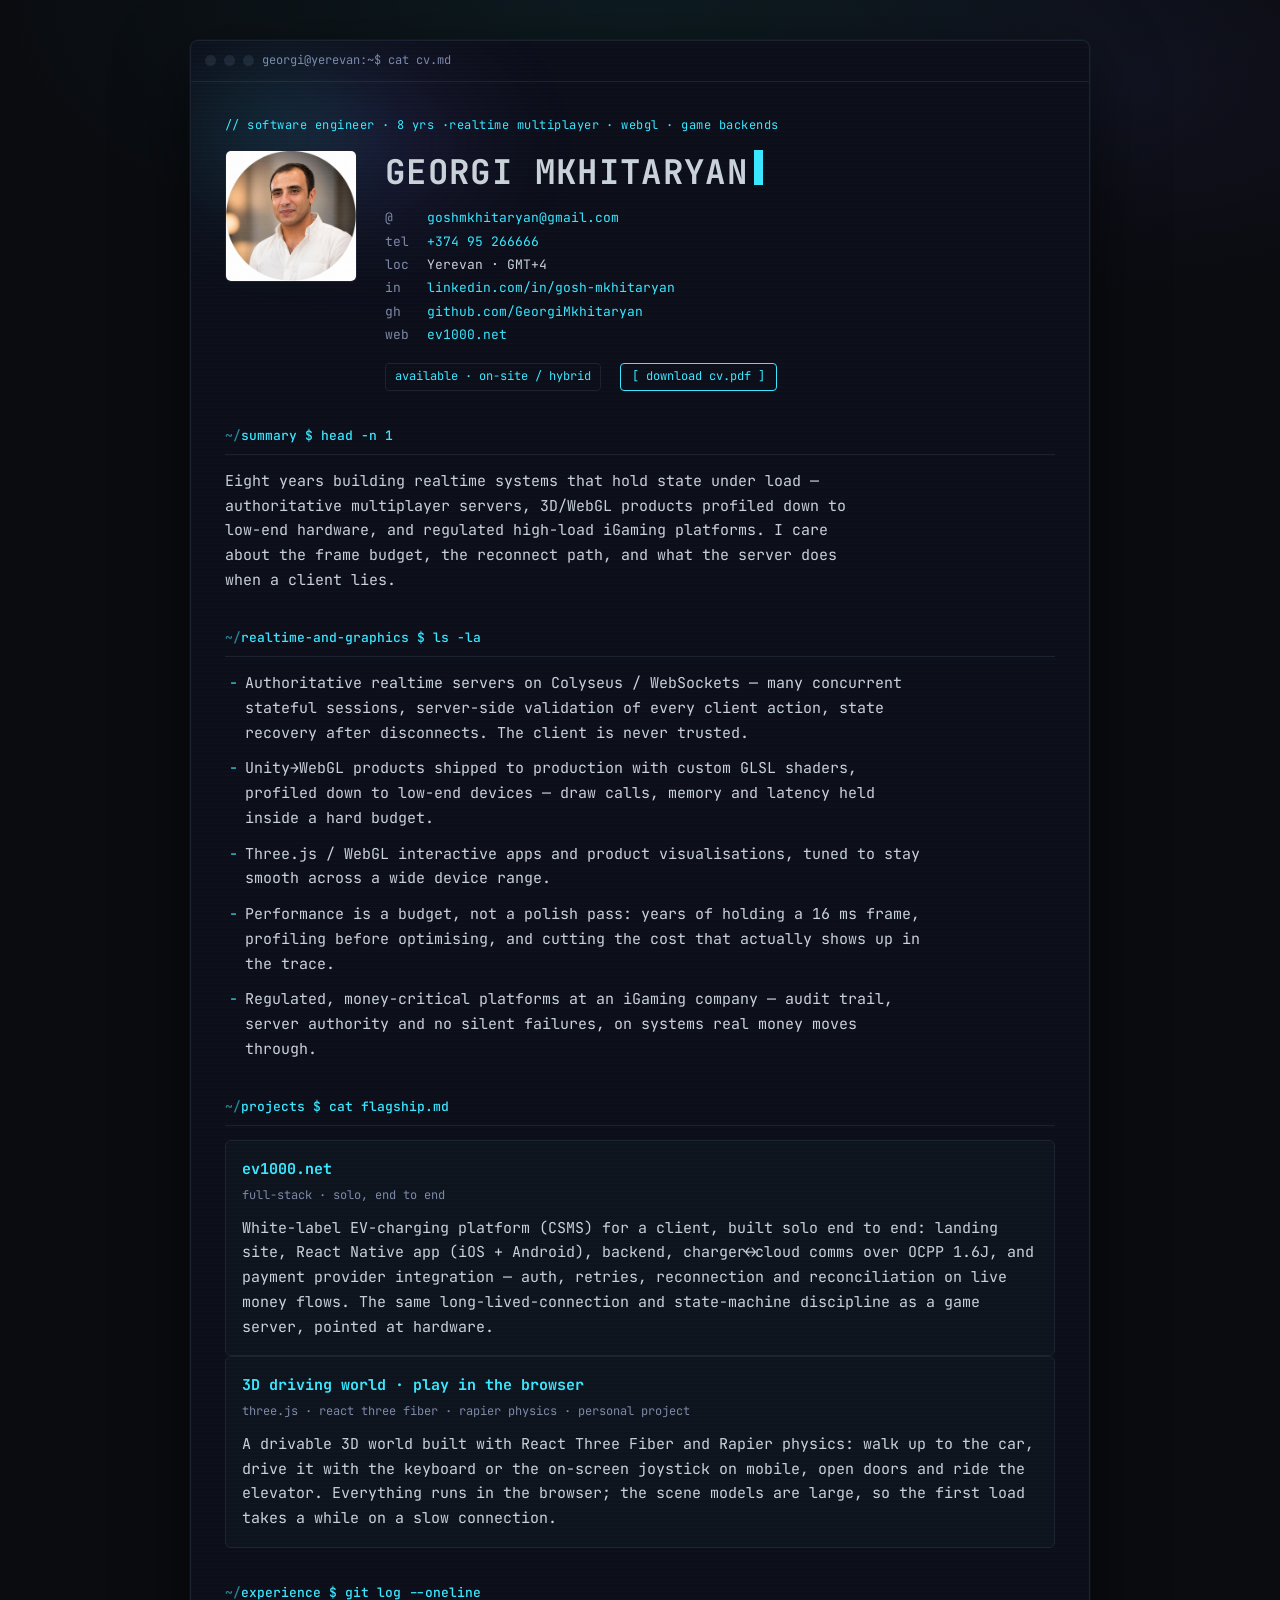
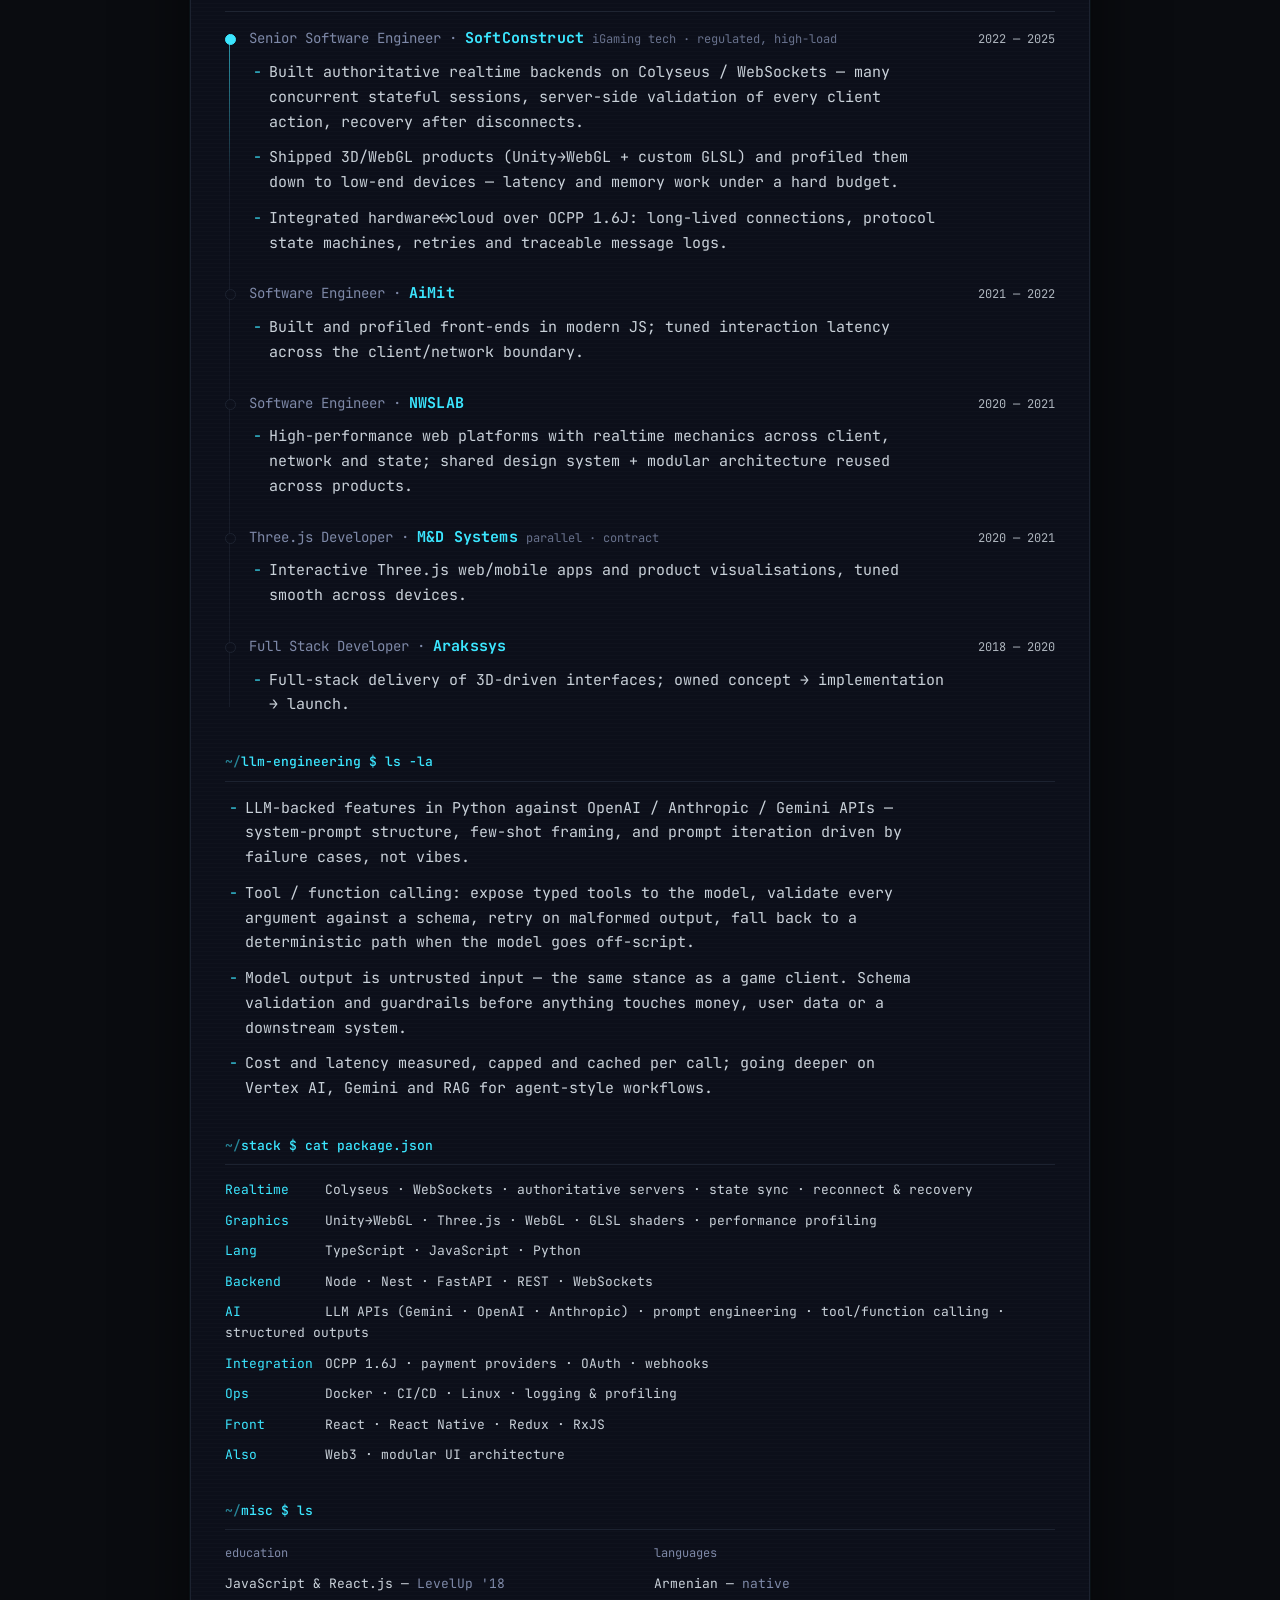
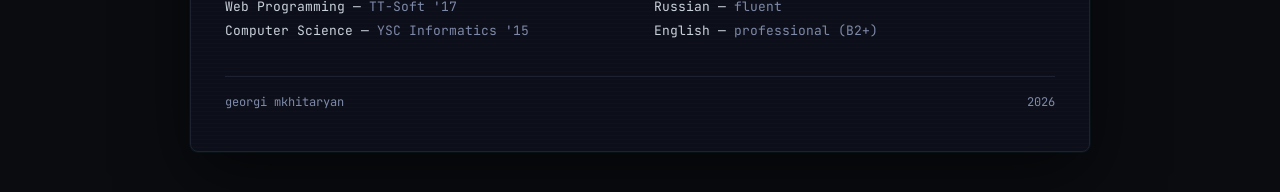
<file: index.html>
<!doctype html>
<html lang="en">
<head>
<meta charset="utf-8">
<meta name="viewport" content="width=device-width, initial-scale=1">
<title>Georgi Mkhitaryan — Realtime &amp; Game Engineer</title>
<meta name="description" content="Software engineer, 8 yrs —authoritative multiplayer servers, Unity→WebGL, GLSL, high-load iGaming platforms. Yerevan.">
<meta property="og:title" content="Georgi Mkhitaryan — Realtime &amp; Game Engineer">
<meta property="og:description" content="Authoritative multiplayer servers, Unity→WebGL, GLSL shaders, high-load iGaming platforms.">
<meta property="og:type" content="profile">
<link rel="preconnect" href="https://fonts.googleapis.com">
<link rel="preconnect" href="https://fonts.gstatic.com" crossorigin>
<link href="https://fonts.googleapis.com/css2?family=JetBrains+Mono:wght@400;500;700&display=swap" rel="stylesheet">
<link rel="stylesheet" href="style.css">
</head>
<body>

<main class="term">
  <div class="term-bar"><i></i><i></i><i></i><span>georgi@yerevan:~$ cat cv.md</span></div>

  <div class="term-body">

    <header class="hero-wrap">
      <p class="kicker">// software engineer · 8 yrs ·realtime multiplayer · webgl · game backends</p>

      <div class="hero">
        <img class="hero-photo" src="assets/photo.png" alt="Georgi Mkhitaryan" width="600" height="600">
        <div>
          <h1 class="name">GEORGI MKHITARYAN<span class="caret"></span></h1>

          <ul class="contacts">
            <li class="contact"><span>@</span> <a id="mail" href="#">goshmkhitaryan@gmail.com</a></li>
            <li class="contact"><span>tel</span> <a id="tel" href="#">+374 95 266666</a></li>
            <li class="contact"><span>loc</span> Yerevan · GMT+4</li>
            <li class="contact"><span>in</span> <a href="https://linkedin.com/in/gosh-mkhitaryan" rel="noopener">linkedin.com/in/gosh-mkhitaryan</a></li>
            <li class="contact"><span>gh</span> <a href="https://github.com/GeorgiMkhitaryan" rel="noopener">github.com/GeorgiMkhitaryan</a></li>
            <li class="contact"><span>web</span> <a href="https://ev1000.net" rel="noopener">ev1000.net</a></li>
          </ul>

          <div class="hero-actions">
            <span class="status">available · on-site / hybrid</span>
            <a class="btn-download" href="assets/Georgi_Mkhitaryan_CV.pdf" download>[ download cv.pdf ]</a>
          </div>
        </div>
      </div>
    </header>

    <section class="section">
      <h2 class="prompt">summary $ head -n 1</h2>
      <p class="summary">Eight years building realtime systems that hold state under load — authoritative multiplayer servers, 3D/WebGL products profiled down to low-end hardware, and regulated high-load iGaming platforms. I care about the frame budget, the reconnect path, and what the server does when a client lies.</p>
    </section>

    <section class="section">
      <h2 class="prompt">realtime-and-graphics $ ls -la</h2>
      <ul class="bullets">
        <li>Authoritative realtime servers on Colyseus / WebSockets — many concurrent stateful sessions, server-side validation of every client action, state recovery after disconnects. The client is never trusted.</li>
        <li>Unity→WebGL products shipped to production with custom GLSL shaders, profiled down to low-end devices — draw calls, memory and latency held inside a hard budget.</li>
        <li>Three.js / WebGL interactive apps and product visualisations, tuned to stay smooth across a wide device range.</li>
        <li>Performance is a budget, not a polish pass: years of holding a 16 ms frame, profiling before optimising, and cutting the cost that actually shows up in the trace.</li>
        <li>Regulated, money-critical platforms at an iGaming company — audit trail, server authority and no silent failures, on systems real money moves through.</li>
      </ul>
    </section>

    <section class="section">
      <h2 class="prompt">projects $ cat flagship.md</h2>
      <div class="project">
        <h3><a href="https://ev1000.net" rel="noopener">ev1000.net</a></h3>
        <p class="meta">full-stack · solo, end to end</p>
        <p>White-label EV-charging platform (CSMS) for a client, built solo end to end: landing site, React Native app (iOS + Android), backend, charger↔cloud comms over OCPP 1.6J, and payment provider integration — auth, retries, reconnection and reconciliation on live money flows. The same long-lived-connection and state-machine discipline as a game server, pointed at hardware.</p>
      </div>
      <div class="project">
        <h3><a href="play/">3D driving world · play in the browser</a></h3>
        <p class="meta">three.js · react three fiber · rapier physics · personal project</p>
        <p>A drivable 3D world built with React Three Fiber and Rapier physics: walk up to the car, drive it with the keyboard or the on-screen joystick on mobile, open doors and ride the elevator. Everything runs in the browser; the scene models are large, so the first load takes a while on a slow connection.</p>
      </div>
    </section>

    <section class="section">
      <h2 class="prompt">experience $ git log --oneline</h2>

      <div class="timeline">

        <div class="job">
          <div class="job-head">
            <div class="job-title">Senior Software Engineer · <b>SoftConstruct</b> <small>iGaming tech · regulated, high-load</small></div>
            <div class="job-dates">2022 — 2025</div>
          </div>
          <ul class="bullets">
            <li>Built authoritative realtime backends on Colyseus / WebSockets — many concurrent stateful sessions, server-side validation of every client action, recovery after disconnects.</li>
            <li>Shipped 3D/WebGL products (Unity→WebGL + custom GLSL) and profiled them down to low-end devices — latency and memory work under a hard budget.</li>
            <li>Integrated hardware↔cloud over OCPP 1.6J: long-lived connections, protocol state machines, retries and traceable message logs.</li>
          </ul>
        </div>

        <div class="job">
          <div class="job-head">
            <div class="job-title">Software Engineer · <b>AiMit</b></div>
            <div class="job-dates">2021 — 2022</div>
          </div>
          <ul class="bullets">
            <li>Built and profiled front-ends in modern JS; tuned interaction latency across the client/network boundary.</li>
          </ul>
        </div>

        <div class="job">
          <div class="job-head">
            <div class="job-title">Software Engineer · <b>NWSLAB</b></div>
            <div class="job-dates">2020 — 2021</div>
          </div>
          <ul class="bullets">
            <li>High-performance web platforms with realtime mechanics across client, network and state; shared design system + modular architecture reused across products.</li>
          </ul>
        </div>

        <div class="job">
          <div class="job-head">
            <div class="job-title">Three.js Developer · <b>M&amp;D Systems</b> <small>parallel · contract</small></div>
            <div class="job-dates">2020 — 2021</div>
          </div>
          <ul class="bullets">
            <li>Interactive Three.js web/mobile apps and product visualisations, tuned smooth across devices.</li>
          </ul>
        </div>

        <div class="job">
          <div class="job-head">
            <div class="job-title">Full Stack Developer · <b>Arakssys</b></div>
            <div class="job-dates">2018 — 2020</div>
          </div>
          <ul class="bullets">
            <li>Full-stack delivery of 3D-driven interfaces; owned concept → implementation → launch.</li>
          </ul>
        </div>

      </div>
    </section>

    <section class="section">
      <h2 class="prompt">llm-engineering $ ls -la</h2>
      <ul class="bullets">
        <li>LLM-backed features in Python against OpenAI / Anthropic / Gemini APIs — system-prompt structure, few-shot framing, and prompt iteration driven by failure cases, not vibes.</li>
        <li>Tool / function calling: expose typed tools to the model, validate every argument against a schema, retry on malformed output, fall back to a deterministic path when the model goes off-script.</li>
        <li>Model output is untrusted input — the same stance as a game client. Schema validation and guardrails before anything touches money, user data or a downstream system.</li>
        <li>Cost and latency measured, capped and cached per call; going deeper on Vertex AI, Gemini and RAG for agent-style workflows.</li>
      </ul>
    </section>

    <section class="section">
      <h2 class="prompt">stack $ cat package.json</h2>
      <div class="stack-grid">
        <div class="stack-row"><span class="stack-key">Realtime</span> Colyseus · WebSockets · authoritative servers · state sync · reconnect &amp; recovery</div>
        <div class="stack-row"><span class="stack-key">Graphics</span> Unity→WebGL · Three.js · WebGL · GLSL shaders · performance profiling</div>
        <div class="stack-row"><span class="stack-key">Lang</span> TypeScript · JavaScript · Python</div>
        <div class="stack-row"><span class="stack-key">Backend</span> Node · Nest · FastAPI · REST · WebSockets</div>
        <div class="stack-row"><span class="stack-key">AI</span> LLM APIs (Gemini · OpenAI · Anthropic) · prompt engineering · tool/function calling · structured outputs</div>
        <div class="stack-row"><span class="stack-key">Integration</span> OCPP 1.6J · payment providers · OAuth · webhooks</div>
        <div class="stack-row"><span class="stack-key">Ops</span> Docker · CI/CD · Linux · logging &amp; profiling</div>
        <div class="stack-row"><span class="stack-key">Front</span> React · React Native · Redux · RxJS</div>
        <div class="stack-row"><span class="stack-key">Also</span> Web3 · modular UI architecture</div>
      </div>
    </section>

    <section class="section">
      <h2 class="prompt">misc $ ls</h2>
      <div class="two-col">
        <div>
          <h4>education</h4>
          <ul>
            <li>JavaScript &amp; React.js — <em>LevelUp '18</em></li>
            <li>Web Programming — <em>TT-Soft '17</em></li>
            <li>Computer Science — <em>YSC Informatics '15</em></li>
          </ul>
        </div>
        <div>
          <h4>languages</h4>
          <ul>
            <li>Armenian — <em>native</em></li>
            <li>Russian — <em>fluent</em></li>
            <li>English — <em>professional (B2+)</em></li>
          </ul>
        </div>
      </div>
    </section>

    <footer class="footer">
      <span>georgi mkhitaryan</span>
      <span>2026</span>
    </footer>

  </div>
</main>

<script>
(function () {
  var u = 'goshmkhitaryan', d = 'gmail.com';
  var cc = '+374', n = '95266666';
  var m = document.getElementById('mail');
  var t = document.getElementById('tel');
  if (m) m.href = 'mai' + 'lto:' + u + '@' + d;
  if (t) t.href = 'tel:' + cc + n;
})();
</script>

</body>
</html>
</file>
<file: style.css>
:root{
  --bg:#0A0C10; --surface:#0C0F1A; --text:#C9D1D9;
  --muted:#7E89A8; --accent:#3BE6FF; --line:#1C2230;
  --mono:'JetBrains Mono', ui-monospace, SFMono-Regular, Menlo, monospace;
}
*{ box-sizing:border-box; margin:0; padding:0; }
body{
  background:var(--bg); color:var(--text); font-family:var(--mono);
  font-size:14px; line-height:1.65; padding:24px 16px;
  -webkit-font-smoothing:antialiased;
  background-image:
    radial-gradient(70% 45% at 50% 0%, rgba(59,230,255,.07), transparent 72%),
    radial-gradient(45% 32% at 88% 10%, rgba(123,92,255,.06), transparent 72%);
  background-attachment:fixed;
}
a{ color:var(--accent); text-decoration:none; border-bottom:1px solid transparent; }
a:hover{ border-bottom-color:var(--accent); }

/* terminal shell */
.term{
  position:relative;
  max-width:900px; margin:0 auto; background:var(--surface);
  border:1px solid var(--line); border-radius:8px; overflow:hidden;
  box-shadow:0 0 0 1px rgba(59,230,255,.04), 0 24px 70px rgba(0,0,0,.55);
}
.term::after{
  content:''; position:absolute; inset:0; pointer-events:none; z-index:3;
  background:repeating-linear-gradient(0deg, transparent 0 3px, rgba(255,255,255,.011) 3px 4px);
}
.term-body{ position:relative; z-index:2; }

/* aurora glow behind the header */
.hero-wrap{ position:relative; }
.hero-wrap::before{
  content:''; position:absolute; z-index:-1;
  top:-70px; left:-60px; width:420px; height:290px; pointer-events:none;
  background:
    radial-gradient(46% 54% at 26% 30%, rgba(59,230,255,.16), transparent 70%),
    radial-gradient(48% 56% at 52% 34%, rgba(123,92,255,.13), transparent 72%);
  filter:blur(42px);
}
.term-bar{
  display:flex; align-items:center; gap:8px;
  padding:10px 14px; border-bottom:1px solid var(--line);
  color:var(--muted); font-size:12px;
}
.term-bar i{ width:11px; height:11px; border-radius:50%; background:var(--line); display:block; }
.term-body{ padding:26px 20px 30px; }

.caret{
  display:inline-block; width:9px; height:1.05em; background:var(--accent);
  vertical-align:-2px; margin-left:6px;
  animation:blink 1s steps(1) infinite;
}
@keyframes blink{ 50%{ opacity:0; } }
@media (prefers-reduced-motion:reduce){ .caret{ animation:none; } }

/* hero */
.kicker{ color:var(--accent); font-size:12px; letter-spacing:.04em; margin-bottom:14px; }
.hero-photo{
  width:104px; height:104px; border-radius:6px; object-fit:cover;
  border:1px solid var(--line); flex:none; margin-bottom:16px;
}
.name{
  font-size:23px; font-weight:700; letter-spacing:.04em;
  line-height:1.2; margin-bottom:14px;
}
.contacts{ list-style:none; margin-bottom:16px; }
.contact{ font-size:13px; color:var(--text); padding:1px 0; overflow-wrap:anywhere; }
.contact > span{
  color:var(--muted); display:inline-block; min-width:34px;
}
.status{
  display:inline-block; font-size:12px; color:var(--accent);
  border:1px solid var(--line); border-radius:4px; padding:3px 9px; margin-right:10px;
}
.btn-download{
  display:inline-block; font-size:12px; color:var(--accent);
  border:1px solid var(--accent); border-radius:4px; padding:3px 11px;
}
.btn-download:hover{ background:var(--accent); color:var(--bg); border-bottom-color:var(--accent); }
.hero-actions{ margin-top:4px; }

/* sections */
.section{ margin-top:34px; }
.prompt{
  color:var(--accent); font-size:13px; font-weight:500;
  margin-bottom:14px; padding-bottom:8px; border-bottom:1px solid var(--line);
}
.prompt::before{ content:'~/'; opacity:.55; }
.summary{ color:var(--text); max-width:72ch; }
.bullets{ list-style:none; }
.bullets li{ position:relative; padding-left:20px; margin-bottom:11px; max-width:78ch; }
.bullets li::before{ content:'-'; position:absolute; left:4px; color:var(--accent); }

/* projects */
.project{
  border:1px solid var(--line); border-radius:6px; padding:16px;
  background:rgba(59,230,255,.02);
}
.project h3{ font-size:15px; font-weight:700; margin-bottom:4px; }
.project .meta{ color:var(--muted); font-size:12px; margin-bottom:10px; }

/* experience */
.timeline{ position:relative; padding-left:24px; }
.timeline::before{
  content:''; position:absolute; left:4px; top:8px; bottom:10px;
  width:1px; background:linear-gradient(180deg, var(--accent), var(--line) 22%, var(--line));
  opacity:.65;
}
.job{ position:relative; margin-bottom:26px; }
.job:last-child{ margin-bottom:0; }
.job::before{
  content:''; position:absolute; left:-24px; top:8px;
  width:9px; height:9px; border-radius:50%;
  background:var(--surface); border:1px solid var(--line);
}
.job:first-child::before{ background:var(--accent); border-color:var(--accent); }
.job-head{ margin-bottom:9px; }
.job-title{ font-size:14px; font-weight:400; color:var(--muted); }
.job-title b{
  color:var(--accent); font-weight:700; font-size:15px; letter-spacing:.01em;
}
.job-title small{ font-weight:400; color:var(--muted); font-size:12px; opacity:.8; }
.job-dates{ color:var(--text); font-size:12px; white-space:nowrap; opacity:.85; }

/* stack */
.stack-grid{ display:flex; flex-direction:column; gap:9px; }
.stack-row{ font-size:13px; overflow-wrap:anywhere; }
.stack-key{ color:var(--accent); display:inline-block; min-width:92px; }

/* misc / footer */
.two-col > div + div{ margin-top:22px; }
.two-col h4{ color:var(--muted); font-size:12px; font-weight:400; margin-bottom:8px; }
.two-col ul{ list-style:none; }
.two-col li{ font-size:13px; padding:1px 0; }
.two-col li em{ font-style:normal; color:var(--muted); }
.footer{
  margin-top:34px; padding-top:16px; border-top:1px solid var(--line);
  color:var(--muted); font-size:12px;
  display:flex; flex-wrap:wrap; gap:8px; justify-content:space-between;
}

/* desktop */
@media (min-width:768px){
  body{ font-size:15px; padding:40px 24px; }
  .term-body{ padding:34px 34px 38px; }
  .hero{ display:flex; gap:28px; align-items:flex-start; }
  .hero-photo{ width:132px; height:132px; margin-bottom:0; }
  .name{ font-size:34px; }
  .two-col{ display:grid; grid-template-columns:1fr 1fr; gap:28px; }
  .two-col > div + div{ margin-top:0; }
  .job-head{ display:flex; justify-content:space-between; align-items:baseline; gap:16px; }
}

/* print */
@media print{
  body{ background:#fff; color:#000; padding:0; font-size:10.5pt; }
  .term{ border:0; background:#fff; max-width:none; border-radius:0; }
  .term-body{ padding:0; }
  .term-bar, .btn-download, .caret, .status{ display:none; }
  .term::after, .hero-wrap::before{ display:none; }
  .term{ box-shadow:none; }
  .timeline::before{ background:#999; opacity:1; }
  .job::before{ background:#fff; border-color:#666; }
  .job:first-child::before{ background:#666; border-color:#666; }
  .job-title{ color:#000; }
  .job-title b{ color:#000; }
  .job-dates{ color:#000; }
  .prompt{ color:#000; border-bottom:1px solid #999; }
  .kicker, .stack-key, .bullets li::before{ color:#000; }
  a{ color:#000; }
  .project{ background:none; border:1px solid #999; }
  .section, .job, .project{ break-inside:avoid; }
}
</file>
